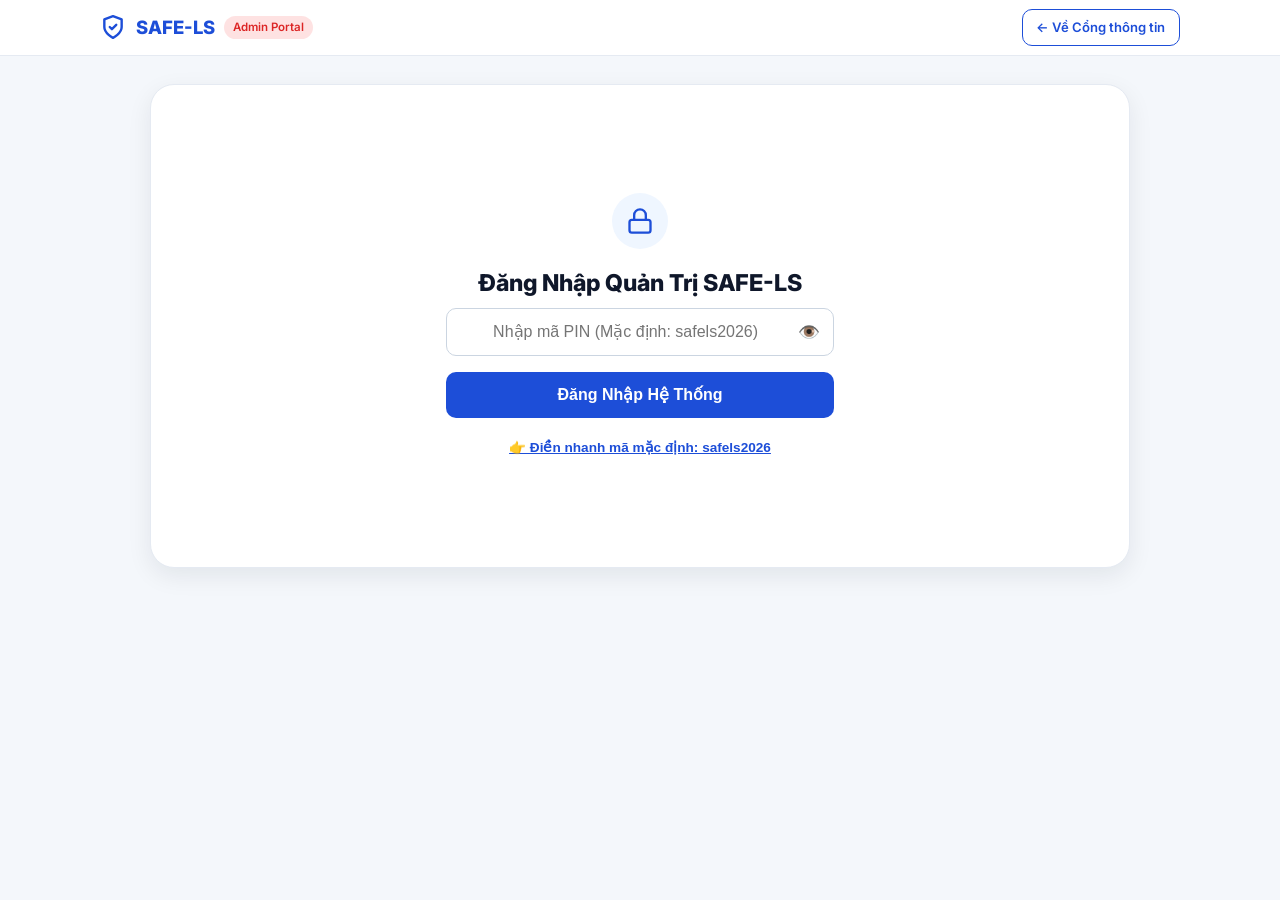
<file: admin.html>
<!DOCTYPE html>
<html lang="vi">
<head>
  <meta charset="UTF-8">
  <meta name="viewport" content="width=device-width, initial-scale=1.0">
  <title>SAFE-LS | Trang Quản Trị Admin & Đồng Bộ Google Sheets</title>
  <link rel="stylesheet" href="styles.css">
  <link rel="preconnect" href="https://fonts.googleapis.com">
  <link rel="preconnect" href="https://fonts.gstatic.com" crossorigin>
  <link href="https://fonts.googleapis.com/css2?family=Inter:wght@400;500;600;700;800&display=swap" rel="stylesheet">
  <style>
    .admin-nav {
      display: flex;
      gap: 0.5rem;
      border-bottom: 2px solid #e2e8f0;
      margin-bottom: 1.5rem;
      overflow-x: auto;
      white-space: nowrap;
    }
    .admin-tab-btn {
      padding: 0.75rem 1.25rem;
      font-weight: 700;
      font-size: 0.92rem;
      color: #64748b;
      background: none;
      border: none;
      border-bottom: 3px solid transparent;
      cursor: pointer;
      transition: all 0.2s ease;
    }
    .admin-tab-btn.active {
      color: #1d4ed8;
      border-bottom-color: #1d4ed8;
    }
    .kpi-grid {
      display: grid;
      grid-template-columns: repeat(4, 1fr);
      gap: 1rem;
      margin-bottom: 1.5rem;
    }
    .kpi-card {
      background: #ffffff;
      border: 1px solid #e2e8f0;
      border-radius: 14px;
      padding: 1.25rem;
      box-shadow: var(--shadow-sm);
    }
    .kpi-val {
      font-size: 1.85rem;
      font-weight: 800;
      color: #1d4ed8;
      margin-top: 0.35rem;
    }
    .code-block {
      background: #1e293b;
      color: #f8fafc;
      padding: 1rem;
      border-radius: 10px;
      font-family: monospace;
      font-size: 0.85rem;
      overflow-x: auto;
      margin: 0.75rem 0;
      line-height: 1.5;
    }
    @media (max-width: 768px) {
      .kpi-grid {
        grid-template-columns: repeat(2, 1fr);
      }
    }
    @media (max-width: 480px) {
      .kpi-grid {
        grid-template-columns: 1fr;
      }
    }

    /* Modal Quản trị câu hỏi */
    .admin-modal-overlay {
      position: fixed;
      top: 0; left: 0; right: 0; bottom: 0;
      background: rgba(15, 23, 42, 0.65);
      backdrop-filter: blur(4px);
      z-index: 9999;
      display: none;
      align-items: center;
      justify-content: center;
      padding: 1rem;
    }
    .admin-modal-overlay.open {
      display: flex;
    }
    .admin-modal-box {
      background: #ffffff;
      border-radius: 16px;
      width: 100%;
      max-width: 680px;
      max-height: 90vh;
      overflow-y: auto;
      box-shadow: 0 20px 25px -5px rgba(0, 0, 0, 0.1), 0 10px 10px -5px rgba(0, 0, 0, 0.04);
      padding: 1.5rem;
    }
    .modal-form-group {
      margin-bottom: 1rem;
    }
    .modal-form-group label {
      display: block;
      font-size: 0.88rem;
      font-weight: 700;
      color: #1e293b;
      margin-bottom: 0.35rem;
    }
    .modal-form-group input[type="text"],
    .modal-form-group select,
    .modal-form-group textarea {
      width: 100%;
      padding: 0.65rem 0.85rem;
      border: 1.5px solid #cbd5e1;
      border-radius: 8px;
      font-size: 0.92rem;
      font-family: inherit;
      box-sizing: border-box;
    }
    .modal-form-group textarea {
      resize: vertical;
    }
    .modal-opt-row {
      display: flex;
      align-items: center;
      gap: 0.6rem;
      margin-bottom: 0.6rem;
    }
    .modal-opt-row input[type="text"] {
      flex: 1;
    }
    .modal-opt-row input[type="radio"] {
      width: 18px;
      height: 18px;
      cursor: pointer;
    }
    .question-manage-card {
      background: #ffffff;
      border: 1px solid #e2e8f0;
      border-radius: 12px;
      padding: 1.15rem;
      margin-bottom: 1rem;
      transition: box-shadow 0.2s ease;
    }
    .question-manage-card:hover {
      box-shadow: var(--shadow-sm);
    }
    .opt-preview-item {
      padding: 0.5rem 0.75rem;
      border-radius: 6px;
      font-size: 0.88rem;
      margin-bottom: 0.35rem;
      border: 1px solid #f1f5f9;
      background: #f8fafc;
      color: #334155;
    }
    .opt-preview-item.is-correct {
      background: #f0fdf4;
      border-color: #86efac;
      color: #166534;
      font-weight: 700;
    }
  </style>
</head>
<body>

  <!-- Top Sticky Navigation -->
  <header class="top-navbar">
    <div class="navbar-inner">
      <a href="index.html" class="brand-logo">
        <svg viewBox="0 0 24 24" fill="none" stroke="currentColor" stroke-width="2.2" stroke-linecap="round" stroke-linejoin="round">
          <path d="M12 22s8-4 8-10V5l-8-3-8 3v7c0 6 8 10 8 10z"/>
          <path d="m9 12 2 2 4-4"/>
        </svg>
        <span>SAFE-LS</span>
        <span class="brand-badge" style="background: #fee2e2; color: #dc2626;">Admin Portal</span>
      </a>

      <div style="display: flex; gap: 0.5rem; align-items: center;">
        <a href="index.html" class="secondary-btn" style="padding: 0.45rem 0.85rem; font-size: 0.82rem; text-decoration: none;">
          ← Về Cổng thông tin
        </a>
        <button id="adminLogoutBtn" class="secondary-btn" style="padding: 0.45rem 0.85rem; font-size: 0.82rem; display: none;" onclick="logoutAdmin()">
          Đăng xuất
        </button>
      </div>
    </div>
  </header>

  <main class="main-container">
    <div class="portal-shell">

      <!-- ==================== PHẦN 1: MÀN HÌNH ĐĂNG NHẬP MÃ PIN ==================== -->
      <div id="adminLoginBox" style="max-width: 420px; margin: 3rem auto; text-align: center; padding: 2rem 1rem;">
        <div style="width: 56px; height: 56px; background: #eff6ff; color: #1d4ed8; border-radius: 50%; display: inline-flex; align-items: center; justify-content: center; margin-bottom: 1rem;">
          <svg width="28" height="28" viewBox="0 0 24 24" fill="none" stroke="currentColor" stroke-width="2">
            <rect width="18" height="11" x="3" y="11" rx="2" ry="2"/>
            <path d="M7 11V7a5 5 0 0 1 10 0v4"/>
          </svg>
        </div>
        <h2 style="font-size: 1.45rem; font-weight: 800; color: #0f172a; margin-bottom: 0.4rem;">Đăng Nhập Quản Trị SAFE-LS</h2>
        <form onsubmit="event.preventDefault(); checkPin();">
          <div style="position: relative; margin-bottom: 1rem;">
            <input type="password" id="pinInput" placeholder="Nhập mã PIN (Mặc định: safels2026)" autocomplete="current-password" style="width: 100%; padding: 0.85rem 2.8rem 0.85rem 1rem; border: 1.5px solid #cbd5e1; border-radius: 10px; font-size: 1rem; text-align: center;">
            <button type="button" onclick="togglePinVisibility()" style="position: absolute; right: 10px; top: 50%; transform: translateY(-50%); background: none; border: none; cursor: pointer; font-size: 1.1rem; padding: 4px;" title="Hiện/ẩn mã PIN">
              <span id="eyeIcon">👁️</span>
            </button>
          </div>
          <button type="submit" class="primary-btn" style="width: 100%; justify-content: center; padding: 0.85rem 1rem; font-size: 1rem;">
            Đăng Nhập Hệ Thống
          </button>
        </form>
        <div id="pinErrorMsg" style="color: #dc2626; font-size: 0.84rem; font-weight: 600; margin-top: 0.85rem; display: none;">
          ⚠️ Mã PIN chưa đúng (Mặc định: <code>safels2026</code>). Hãy kiểm tra lại phím CapsLock hoặc bộ gõ tiếng Việt.
        </div>
        <div style="margin-top: 1rem;">
          <button type="button" onclick="quickFillPin()" style="background: none; border: none; color: #1d4ed8; font-size: 0.85rem; font-weight: 600; cursor: pointer; text-decoration: underline;">
            👉 Điền nhanh mã mặc định: safels2026
          </button>
        </div>
      </div>

      <!-- ==================== PHẦN 2: BẢNG ĐIỀU KHIỂN CHÍNH (ADMIN DASHBOARD) ==================== -->
      <div id="adminDashboardBox" style="display: none;">

        <div style="display: flex; justify-content: space-between; align-items: center; margin-bottom: 1.25rem; flex-wrap: wrap; gap: 0.75rem;">
          <div>
            <h2 style="font-size: 1.4rem; font-weight: 800; color: #0f172a;">Bảng Quản Trị Nghiên Cứu SAFE-LS</h2>
            <p style="font-size: 0.88rem; color: #64748b;">Quản lý dữ liệu khảo sát thực nghiệm & cấu hình đồng bộ Google Sheets</p>
          </div>
          <div style="display: flex; gap: 0.5rem; flex-wrap: wrap;">
            <button class="secondary-btn" id="btnSyncGSheet" onclick="syncDataFromGSheet()" style="padding: 0.55rem 0.85rem; font-size: 0.84rem; font-weight: 700; color: #1d4ed8; border-color: #93c5fd; background: #eff6ff;">
              🔄 Đồng Bộ Từ Google Sheets
            </button>
            <button class="primary-btn" onclick="exportDataToCSV('all')" style="padding: 0.55rem 0.85rem; font-size: 0.84rem;">
              📥 Xuất Tất Cả (CSV)
            </button>
            <button class="secondary-btn" onclick="exportDataToCSV('teacher')" style="padding: 0.55rem 0.85rem; font-size: 0.84rem; background: #f0fdf4; border-color: #86efac; color: #166534; font-weight: 700;">
              🎓 Xuất Giáo Viên
            </button>
            <button class="secondary-btn" onclick="exportDataToCSV('student')" style="padding: 0.55rem 0.85rem; font-size: 0.84rem; background: #faf5ff; border-color: #d8b4fe; color: #6b21a8; font-weight: 700;">
              🎒 Xuất Học Sinh
            </button>
          </div>
        </div>

        <!-- Navigation Tabs -->
        <div class="admin-nav">
          <button class="admin-tab-btn active" data-tab="tab-stats">📊 Thống kê & Số liệu bài làm</button>
          <button class="admin-tab-btn" data-tab="tab-gsheet">🔗 Cấu hình Google Sheets</button>
          <button class="admin-tab-btn" data-tab="tab-questions">📚 Ngân hàng câu hỏi</button>
        </div>

        <!-- TAB 1: THỐNG KÊ & SỐ LIỆU -->
        <div id="tab-stats" class="admin-tab-content">
          <div class="kpi-grid">
            <div class="kpi-card">
              <span style="font-size: 0.84rem; color: #64748b; font-weight: 600;">Tổng lượt làm bài</span>
              <div class="kpi-val" id="kpiTotal">0</div>
            </div>
            <div class="kpi-card">
              <span style="font-size: 0.84rem; color: #64748b; font-weight: 600;">Lượt Giáo viên</span>
              <div class="kpi-val" id="kpiTeacher" style="color: #0d9488;">0</div>
            </div>
            <div class="kpi-card">
              <span style="font-size: 0.84rem; color: #64748b; font-weight: 600;">Lượt Học sinh</span>
              <div class="kpi-val" id="kpiStudent" style="color: #7c3aed;">0</div>
            </div>
            <div class="kpi-card">
              <span style="font-size: 0.84rem; color: #64748b; font-weight: 600;">Tỷ lệ Đạt (Mức 3 & 4)</span>
              <div class="kpi-val" id="kpiPassRate" style="color: #16a34a;">0%</div>
            </div>
          </div>

          <div class="content-box" style="background: #ffffff; padding: 1.25rem;">
            <div style="display: flex; justify-content: space-between; align-items: center; margin-bottom: 0.85rem; flex-wrap: wrap; gap: 0.5rem;">
              <div>
                <h3 style="font-size: 1.05rem; font-weight: 700; color: #1e293b; margin-bottom: 0.4rem;">Danh sách chi tiết kết quả làm bài mới nhất</h3>
                <div style="display: flex; gap: 0.4rem; flex-wrap: wrap;">
                  <button class="filter-btn active" id="tblFilterAll" onclick="filterTable('all')" style="padding: 0.35rem 0.75rem; font-size: 0.8rem;">Tất cả</button>
                  <button class="filter-btn" id="tblFilterTeacher" onclick="filterTable('Giáo viên')" style="padding: 0.35rem 0.75rem; font-size: 0.8rem;">🎓 Giáo viên</button>
                  <button class="filter-btn" id="tblFilterStudent" onclick="filterTable('Học sinh')" style="padding: 0.35rem 0.75rem; font-size: 0.8rem;">🎒 Học sinh</button>
                </div>
              </div>
              <div style="display: flex; gap: 0.5rem;">
                <button class="secondary-btn" style="padding: 0.4rem 0.75rem; font-size: 0.8rem;" onclick="addSampleData()">
                  ➕ Nạp số liệu mẫu
                </button>
                <button class="secondary-btn" style="padding: 0.4rem 0.75rem; font-size: 0.8rem; color: #dc2626; border-color: #fca5a5;" onclick="clearAllData()">
                  🗑️ Xóa danh sách
                </button>
              </div>
            </div>

            <div class="table-responsive">
              <table class="data-table">
                <thead>
                  <tr>
                    <th>Thời gian</th>
                    <th>Đối tượng</th>
                    <th>Họ tên</th>
                    <th>Trường / Lớp</th>
                    <th>Điểm số</th>
                    <th>Tỷ lệ</th>
                    <th>Xếp loại</th>
                  </tr>
                </thead>
                <tbody id="submissionsTableBody">
                  <tr>
                    <td colspan="7" style="text-align: center; color: #94a3b8; padding: 2rem;">Chưa có lượt làm bài nào được ghi nhận.</td>
                  </tr>
                </tbody>
              </table>
            </div>
          </div>
        </div>

        <!-- TAB 2: CẤU HÌNH GOOGLE SHEETS -->
        <div id="tab-gsheet" class="admin-tab-content" style="display: none;">
          <div class="content-box highlight-blue">
            <h3 class="box-title">Hướng dẫn kết nối tự động lưu vào Google Sheets (Chỉ mất 2 phút)</h3>
            <ol style="padding-left: 1.25rem; font-size: 0.9rem; color: #334155; line-height: 1.7;">
              <li>Mở một file <strong>Google Trang tính (Google Sheets)</strong> mới trên Google Drive của cô giáo.</li>
              <li>Trên thanh menu của Google Sheets, bấm: <strong>Tiện ích mở rộng (Extensions) $\rightarrow$ Apps Script</strong>.</li>
              <li>Xóa hết mã có sẵn trong Apps Script và dán đoạn mã ngắn gọn bên dưới vào:</li>
            </ol>

            <div class="code-block" id="appsScriptCode">
// =================================================================
// SAFE-LS - BỘ ĐỒNG BỘ 2 CHIỀU GOOGLE SHEETS & ADMIN DASHBOARD
// =================================================================

// 1. NHẬN BÀI LÀM VÀ TỰ ĐỘNG TÁCH 2 TRANG TÍNH (GIÁO VIÊN & HỌC SINH)
function doPost(e) {
  try {
    var ss = SpreadsheetApp.getActiveSpreadsheet();
    if (!e || !e.postData || !e.postData.contents) {
      return ContentService.createTextOutput(JSON.stringify({ result: "no_data" }))
        .setMimeType(ContentService.MimeType.JSON);
    }
    
    var data = JSON.parse(e.postData.contents);
    var targetSheetName = (data.role && data.role.indexOf("Giáo viên") !== -1) ? "Giáo viên" : "Học sinh";
    var sheet = ss.getSheetByName(targetSheetName);
    
    if (!sheet) {
      sheet = ss.insertSheet(targetSheetName);
    }
    
    if (sheet.getLastRow() === 0) {
      sheet.appendRow([
        "Thời gian", "Đối tượng", "Họ tên", "Trường/Lớp", 
        "Điểm số", "Phần trăm", "Xếp loại", 
        "1. Nhận diện DLCN", "2. Bảo vệ tài khoản", "3. Lừa đảo", 
        "4. Quyền riêng tư", "5. AI an toàn", "6. Xử lý sự cố"
      ]);
    }
    
    sheet.appendRow([
      data.timestamp || Utilities.formatDate(new Date(), "GMT+7", "dd/MM/yyyy HH:mm:ss"),
      data.role, 
      data.name, 
      data.organization,
      data.score, 
      (data.percentage !== undefined ? data.percentage + "%" : ""), 
      data.level,
      data.skill1, data.skill2, data.skill3,
      data.skill4, data.skill5, data.skill6
    ]);
    
    return ContentService.createTextOutput(JSON.stringify({ result: "success" }))
      .setMimeType(ContentService.MimeType.JSON);
  } catch (err) {
    return ContentService.createTextOutput(JSON.stringify({ result: "error", message: err.toString() }))
      .setMimeType(ContentService.MimeType.JSON);
  }
}

// 2. GỬI DỮ LIỆU TỪ TẤT CẢ TRANG TÍNH VỀ TRANG ADMIN (ĐỒNG BỘ 2 CHIỀU)
function doGet(e) {
  try {
    var ss = SpreadsheetApp.getActiveSpreadsheet();
    var allSheets = ss.getSheets();
    var results = [];
    
    allSheets.forEach(function(sheet) {
      var sheetName = sheet.getName();
      var lastRow = sheet.getLastRow();
      
      if (lastRow > 1) {
        var numRows = lastRow - 1;
        var numCols = Math.min(sheet.getLastColumn(), 13);
        if (numCols >= 3) {
          var values = sheet.getRange(2, 1, numRows, numCols).getValues();
          
          values.forEach(function(row) {
            var colName = row[2] ? String(row[2]).trim() : "";
            var colTime = row[0] ? String(row[0]).trim() : "";
            
            if ((colName || colTime) && colName !== "Họ tên") {
              var timeStr = "";
              if (row[0] instanceof Date) {
                timeStr = Utilities.formatDate(row[0], Session.getScriptTimeZone() || "GMT+7", "dd/MM/yyyy HH:mm:ss");
              } else {
                timeStr = String(row[0] || "");
              }
              
              var pctVal = row[5];
              if (typeof pctVal === "string") {
                pctVal = parseInt(pctVal.replace("%", "").trim()) || 0;
              } else if (typeof pctVal === "number") {
                pctVal = Math.round(pctVal > 1 ? pctVal : pctVal * 100);
              } else {
                pctVal = 0;
              }
              
              var roleStr = row[1] ? String(row[1]).trim() : "";
              if (!roleStr) {
                roleStr = sheetName.indexOf("Giáo viên") !== -1 ? "Giáo viên" : "Học sinh";
              }
              
              results.push({
                timestamp: timeStr,
                role: roleStr,
                name: colName || "Ẩn danh",
                organization: row[3] ? String(row[3]).trim() : "",
                score: row[4] ? String(row[4]).trim() : "",
                percentage: pctVal,
                level: row[6] ? String(row[6]).trim() : "",
                skill1: row[7] ? String(row[7]).trim() : "",
                skill2: row[8] ? String(row[8]).trim() : "",
                skill3: row[9] ? String(row[9]).trim() : "",
                skill4: row[10] ? String(row[10]).trim() : "",
                skill5: row[11] ? String(row[11]).trim() : "",
                skill6: row[12] ? String(row[12]).trim() : ""
              });
            }
          });
        }
      }
    });
    
    results.reverse();
    return ContentService.createTextOutput(JSON.stringify({
      status: "success",
      total: results.length,
      data: results
    })).setMimeType(ContentService.MimeType.JSON);
  } catch (err) {
    return ContentService.createTextOutput(JSON.stringify({
      status: "error",
      message: err.toString()
    })).setMimeType(ContentService.MimeType.JSON);
  }
}</div>

            <button class="secondary-btn" style="margin-bottom: 1rem; font-size: 0.84rem;" onclick="copyAppsScript()">
              📋 Sao chép mã Google Apps Script
            </button>

            <ol start="4" style="padding-left: 1.25rem; font-size: 0.9rem; color: #334155; line-height: 1.7;">
              <li>Bấm nút <strong>Triển khai (Deploy) $\rightarrow$ Tùy chọn triển khai mới (New deployment)</strong>.</li>
              <li>Chọn loại: <strong>Ứng dụng web (Web app)</strong> $\rightarrow$ Mục <em>Ai có quyền truy cập (Who has access)</em>: Chọn <strong>Bất kỳ ai (Anyone)</strong> $\rightarrow$ Bấm <strong>Triển khai</strong>.</li>
              <li>Copy đường link <strong>URL của ứng dụng web</strong> và dán vào ô bên dưới:</li>
            </ol>
          </div>

          <div class="content-box" style="background: #ffffff;">
            <h3 class="box-title">Dán URL Google Sheets Webhook của bạn</h3>
            <div style="display: flex; gap: 0.5rem; margin-bottom: 0.75rem; flex-wrap: wrap;">
              <input type="text" id="gsheetUrlInput" placeholder="Ví dụ: https://script.google.com/macros/s/AKfycb.../exec" style="flex: 1; min-width: 280px; padding: 0.75rem 1rem; border: 1.5px solid #cbd5e1; border-radius: 10px; font-size: 0.95rem;">
              <button class="primary-btn" onclick="saveGSheetUrl()">Lưu Cấu Hình</button>
              <button class="secondary-btn" onclick="testGSheetConnection()">🧪 Gửi Thử 1 Dòng Test</button>
            </div>
            <div id="gsheetStatusText" style="font-size: 0.85rem; color: #64748b;">Chưa cấu hình URL Google Sheets.</div>
          </div>
        </div>

        <!-- TAB 3: NGÂN HÀNG CÂU HỎI -->
        <div id="tab-questions" class="admin-tab-content" style="display: none;">
          <div class="content-box highlight-green">
            <h3 class="box-title">Ngân hàng câu hỏi chuẩn mô hình SAFE-LS (Hỗ trợ Thêm / Sửa / Xóa)</h3>
            <p style="font-size: 0.88rem; color: #475569;">
              Hệ thống cho phép Quản trị viên tùy biến câu hỏi, bổ sung câu hỏi mới, chỉnh sửa đáp án hoặc xóa câu hỏi. Dữ liệu sẽ tự động đồng bộ ngay lập tức sang bài làm của người học tại Cổng thông tin SAFE-LS.
            </p>
          </div>

          <!-- Thanh công cụ quản lý câu hỏi -->
          <div style="display: flex; justify-content: space-between; align-items: center; margin-bottom: 1rem; flex-wrap: wrap; gap: 0.75rem;">
            <div style="display: flex; gap: 0.5rem; flex-wrap: wrap; align-items: center;">
              <span style="font-weight: 700; color: #1e293b; font-size: 0.95rem;">Đối tượng:</span>
              <button class="secondary-btn active" id="viewGvQuestionsBtn" onclick="switchQuestionView('gv')">
                🎓 Giáo viên (<span id="gvCountBadge">18</span>)
              </button>
              <button class="secondary-btn" id="viewHsQuestionsBtn" onclick="switchQuestionView('hs')">
                🎒 Học sinh (<span id="hsCountBadge">18</span>)
              </button>
            </div>

            <div style="display: flex; gap: 0.5rem; flex-wrap: wrap;">
              <button class="primary-btn" onclick="openAddQuestionModal()" style="padding: 0.5rem 0.9rem; font-size: 0.85rem;">
                ➕ Thêm câu hỏi mới
              </button>
              <button class="secondary-btn" onclick="resetQuestionsToDefault()" style="padding: 0.5rem 0.85rem; font-size: 0.85rem; color: #b45309;" title="Khôi phục lại 18 câu hỏi mặc định ban đầu">
                🔄 Khôi phục mặc định
              </button>
              <button class="secondary-btn" onclick="exportQuestionsJSON()" style="padding: 0.5rem 0.85rem; font-size: 0.85rem;" title="Xuất file JSON sao lưu">
                📥 Xuất JSON
              </button>
              <button class="secondary-btn" onclick="document.getElementById('importJsonInput').click()" style="padding: 0.5rem 0.85rem; font-size: 0.85rem;" title="Nhập file JSON từ máy tính">
                📤 Nhập JSON
              </button>
              <input type="file" id="importJsonInput" accept=".json" style="display: none;" onchange="importQuestionsJSON(event)">
            </div>
          </div>

          <div id="questionsListContainer"></div>
        </div>

      </div>

    </div>
  </main>

  <!-- Modal Thêm / Chỉnh Sửa Câu Hỏi -->
  <div id="questionModal" class="admin-modal-overlay">
    <div class="admin-modal-box">
      <div style="display: flex; justify-content: space-between; align-items: center; margin-bottom: 1.25rem; border-bottom: 1px solid #e2e8f0; padding-bottom: 0.75rem;">
        <h3 id="modalTitle" style="font-size: 1.25rem; font-weight: 800; color: #0f172a; margin: 0;">➕ Thêm Câu Hỏi Mới</h3>
        <button type="button" onclick="closeQuestionModal()" style="background: none; border: none; font-size: 1.35rem; color: #64748b; cursor: pointer; padding: 0.25rem 0.5rem;">✕</button>
      </div>

      <form id="questionForm" onsubmit="event.preventDefault(); saveQuestionModal();">
        <input type="hidden" id="modalQuestionId" value="">

        <div style="display: grid; grid-template-columns: 1fr 1fr; gap: 1rem;">
          <div class="modal-form-group">
            <label for="modalQuestionRole">Đối tượng áp dụng (*):</label>
            <select id="modalQuestionRole">
              <option value="gv">🎓 Giáo viên</option>
              <option value="hs">🎒 Học sinh</option>
            </select>
          </div>

          <div class="modal-form-group">
            <label for="modalQuestionSkill">Nhóm kỹ năng (*):</label>
            <select id="modalQuestionSkill">
              <option value="Nhận diện dữ liệu cá nhân">1. Nhận diện dữ liệu cá nhân</option>
              <option value="Bảo vệ tài khoản và mật khẩu">2. Bảo vệ tài khoản và mật khẩu</option>
              <option value="Nhận diện nguy cơ và lừa đảo">3. Nhận diện nguy cơ và lừa đảo</option>
              <option value="Quản lý quyền riêng tư">4. Quản lý quyền riêng tư</option>
              <option value="Sử dụng AI an toàn">5. Sử dụng AI an toàn</option>
              <option value="Xử lý sự cố">6. Xử lý sự cố</option>
            </select>
          </div>
        </div>

        <div class="modal-form-group">
          <label for="modalQuestionText">Nội dung câu hỏi (*):</label>
          <textarea id="modalQuestionText" rows="3" placeholder="Nhập đề bài câu hỏi trắc nghiệm..." required></textarea>
        </div>

        <div class="modal-form-group">
          <label style="margin-bottom: 0.5rem;">4 Phương án lựa chọn & Chọn đáp án đúng (*):</label>
          
          <div class="modal-opt-row">
            <input type="radio" name="modalCorrectOpt" value="0" id="radioOpt0" checked title="Chọn làm đáp án đúng">
            <input type="text" id="modalOpt0" placeholder="Phương án A..." required>
          </div>

          <div class="modal-opt-row">
            <input type="radio" name="modalCorrectOpt" value="1" id="radioOpt1" title="Chọn làm đáp án đúng">
            <input type="text" id="modalOpt1" placeholder="Phương án B..." required>
          </div>

          <div class="modal-opt-row">
            <input type="radio" name="modalCorrectOpt" value="2" id="radioOpt2" title="Chọn làm đáp án đúng">
            <input type="text" id="modalOpt2" placeholder="Phương án C..." required>
          </div>

          <div class="modal-opt-row">
            <input type="radio" name="modalCorrectOpt" value="3" id="radioOpt3" title="Chọn làm đáp án đúng">
            <input type="text" id="modalOpt3" placeholder="Phương án D..." required>
          </div>
          <span style="font-size: 0.8rem; color: #64748b;">(Tích chọn nút tròn trước phương án để đặt làm đáp án đúng)</span>
        </div>

        <div class="modal-form-group">
          <label for="modalQuestionExplanation">Giải thích / Căn cứ pháp lý (Luật 91/2025/QH15...):</label>
          <textarea id="modalQuestionExplanation" rows="2" placeholder="Giải thích vì sao phương án này là đúng..."></textarea>
        </div>

        <div style="display: flex; justify-content: flex-end; gap: 0.75rem; margin-top: 1.25rem; border-top: 1px solid #e2e8f0; padding-top: 1rem;">
          <button type="button" class="secondary-btn" onclick="closeQuestionModal()">Hủy bỏ</button>
          <button type="submit" class="primary-btn">💾 Lưu Câu Hỏi</button>
        </div>
      </form>
    </div>
  </div>

  <script src="app.js"></script>
  <script>
    // Logic quản trị Admin
    const CORRECT_PIN = 'safels2026';

    function checkPin() {
      const pinRaw = (document.getElementById('pinInput')?.value || '').trim();
      const err = document.getElementById('pinErrorMsg');

      // Tự động chuẩn hóa nếu bộ gõ tiếng Việt Unikey Telex biến 'af' thành 'à'
      const pinNorm = pinRaw.toLowerCase()
        .replace(/à/g, 'af')
        .replace(/è/g, 'ef')
        .replace(/sàels/g, 'safels');

      const isValid = (
        pinRaw.toLowerCase() === CORRECT_PIN ||
        pinNorm === CORRECT_PIN ||
        (pinRaw && pinRaw === localStorage.getItem('safels_custom_pin'))
      );

      if (isValid) {
        sessionStorage.setItem('safels_admin_logged_in', 'true');
        const loginBox = document.getElementById('adminLoginBox');
        const dashBox = document.getElementById('adminDashboardBox');
        const logoutBtn = document.getElementById('adminLogoutBtn');
        if (loginBox) loginBox.style.display = 'none';
        if (dashBox) dashBox.style.display = 'block';
        if (logoutBtn) logoutBtn.style.display = 'inline-flex';
        if (err) err.style.display = 'none';

        try { loadAdminStats(); } catch (e) { console.warn('Stats err:', e); }
        try { loadGSheetConfig(); } catch (e) { console.warn('GSheet config err:', e); }
        try { syncDataFromGSheet(true); } catch (e) { console.warn('Sync err:', e); }
        try { switchQuestionView('gv'); } catch (e) { console.warn('Questions view err:', e); }
      } else {
        if (err) err.style.display = 'block';
      }
    }

    function togglePinVisibility() {
      const input = document.getElementById('pinInput');
      const icon = document.getElementById('eyeIcon');
      if (!input || !icon) return;
      if (input.type === 'password') {
        input.type = 'text';
        icon.textContent = '🙈';
      } else {
        input.type = 'password';
        icon.textContent = '👁️';
      }
    }

    function quickFillPin() {
      const input = document.getElementById('pinInput');
      if (input) {
        input.value = 'safels2026';
        input.type = 'text';
      }
      const icon = document.getElementById('eyeIcon');
      if (icon) icon.textContent = '🙈';
      checkPin();
    }

    function logoutAdmin() {
      sessionStorage.removeItem('safels_admin_logged_in');
      const loginBox = document.getElementById('adminLoginBox');
      const dashBox = document.getElementById('adminDashboardBox');
      const logoutBtn = document.getElementById('adminLogoutBtn');
      if (loginBox) loginBox.style.display = 'block';
      if (dashBox) dashBox.style.display = 'none';
      if (logoutBtn) logoutBtn.style.display = 'none';
      const input = document.getElementById('pinInput');
      if (input) input.value = '';
    }

    // Tự động duy trì đăng nhập nếu đang trong phiên làm việc
    document.addEventListener('DOMContentLoaded', () => {
      if (sessionStorage.getItem('safels_admin_logged_in') === 'true') {
        const loginBox = document.getElementById('adminLoginBox');
        const dashBox = document.getElementById('adminDashboardBox');
        const logoutBtn = document.getElementById('adminLogoutBtn');
        if (loginBox) loginBox.style.display = 'none';
        if (dashBox) dashBox.style.display = 'block';
        if (logoutBtn) logoutBtn.style.display = 'inline-flex';
        try { loadAdminStats(); } catch(e) {}
        try { loadGSheetConfig(); } catch(e) {}
        try { syncDataFromGSheet(true); } catch(e) {}
        try { switchQuestionView('gv'); } catch(e) {}
      }
    });

    // Tabs Switching
    document.querySelectorAll('.admin-tab-btn').forEach(btn => {
      btn.addEventListener('click', (e) => {
        document.querySelectorAll('.admin-tab-btn').forEach(b => b.classList.remove('active'));
        document.querySelectorAll('.admin-tab-content').forEach(c => c.style.display = 'none');
        
        e.currentTarget.classList.add('active');
        const tabId = e.currentTarget.dataset.tab;
        document.getElementById(tabId).style.display = 'block';
      });
    });

    let currentTableFilter = 'all';

    function filterTable(role) {
      currentTableFilter = role;
      document.getElementById('tblFilterAll').classList.toggle('active', role === 'all');
      document.getElementById('tblFilterTeacher').classList.toggle('active', role === 'Giáo viên');
      document.getElementById('tblFilterStudent').classList.toggle('active', role === 'Học sinh');
      renderSubmissionsTable();
    }

    // Load thống kê từ LocalStorage
    function loadAdminStats() {
      const submissions = JSON.parse(localStorage.getItem('safels_submissions') || '[]');
      document.getElementById('kpiTotal').textContent = submissions.length;

      let gvCount = 0;
      let hsCount = 0;
      let passCount = 0;

      submissions.forEach(s => {
        if (s.role === 'Giáo viên') gvCount++;
        else hsCount++;
        if (s.percentage >= 70) passCount++;
      });

      document.getElementById('kpiTeacher').textContent = gvCount;
      document.getElementById('kpiStudent').textContent = hsCount;
      const passRate = submissions.length > 0 ? Math.round((passCount / submissions.length) * 100) : 0;
      document.getElementById('kpiPassRate').textContent = passRate + '%';

      renderSubmissionsTable();
    }

    function renderSubmissionsTable() {
      const submissions = JSON.parse(localStorage.getItem('safels_submissions') || '[]');
      const filtered = submissions.filter(s => {
        if (currentTableFilter === 'all') return true;
        return s.role === currentTableFilter;
      });

      const tbody = document.getElementById('submissionsTableBody');
      if (filtered.length === 0) {
        tbody.innerHTML = `<tr><td colspan="7" style="text-align: center; color: #94a3b8; padding: 2rem;">Chưa có lượt làm bài nào phù hợp với bộ lọc này.</td></tr>`;
        return;
      }

      tbody.innerHTML = filtered.map(s => `
        <tr>
          <td><span style="font-size: 0.8rem; color: #64748b;">${s.timestamp}</span></td>
          <td><span class="badge-tag">${s.role}</span></td>
          <td><strong>${s.name}</strong></td>
          <td>${s.organization}</td>
          <td><strong>${s.score}</strong></td>
          <td><span style="color: ${s.percentage >= 70 ? '#16a34a' : '#dc2626'}; font-weight: 700;">${s.percentage}%</span></td>
          <td><span style="font-size: 0.82rem; font-weight: 600;">${s.level}</span></td>
        </tr>
      `).join('');
    }

    // Xuất dữ liệu CSV (Tương thích Excel với UTF-8 BOM, hỗ trợ lọc theo đối tượng)
    function exportDataToCSV(roleFilter = 'all') {
      const submissions = JSON.parse(localStorage.getItem('safels_submissions') || '[]');
      const filtered = submissions.filter(s => {
        if (roleFilter === 'all') return true;
        if (roleFilter === 'teacher') return s.role === 'Giáo viên';
        if (roleFilter === 'student') return s.role === 'Học sinh';
        return true;
      });

      if (filtered.length === 0) {
        alert('Không có dữ liệu phù hợp để xuất file Excel!');
        return;
      }

      let csv = '\uFEFF'; // UTF-8 BOM for Excel
      csv += 'Thời gian,Đối tượng,Họ tên,Trường/Lớp,Điểm số,Phần trăm,Xếp loại,1. Nhận diện DLCN,2. Bảo vệ tài khoản,3. Lừa đảo,4. Quyền riêng tư,5. AI an toàn,6. Xử lý sự cố\n';

      filtered.forEach(s => {
        csv += `"${s.timestamp}","${s.role}","${s.name}","${s.organization}","${s.score}","${s.percentage}%","${s.level}","${s.skill1}","${s.skill2}","${s.skill3}","${s.skill4}","${s.skill5}","${s.skill6}"\n`;
      });

      const blob = new Blob([csv], { type: 'text/csv;charset=utf-8;' });
      const url = URL.createObjectURL(blob);
      const link = document.createElement('a');
      link.setAttribute('href', url);
      const suffix = roleFilter === 'teacher' ? 'Giao_Vien' : (roleFilter === 'student' ? 'Hoc_Sinh' : 'Tat_Ca');
      link.setAttribute('download', `SAFE_LS_Du_Lieu_${suffix}_${new Date().toISOString().slice(0, 10)}.csv`);
      document.body.appendChild(link);
      link.click();
      document.body.removeChild(link);
    }

    // Nạp dữ liệu mẫu để cô giáo kiểm tra xuất file
    function addSampleData() {
      const sample = [
        {
          timestamp: new Date().toLocaleString('vi-VN'),
          role: 'Giáo viên',
          name: 'Cô Nguyễn Thị Hoa',
          organization: 'THPT Chuyên Chu Văn An, TP. Lạng Sơn',
          score: '17/18',
          percentage: 94,
          level: 'Mức 4 – Thành thạo',
          skill1: '3/3', skill2: '3/3', skill3: '3/3', skill4: '3/3', skill5: '3/3', skill6: '2/3'
        },
        {
          timestamp: new Date().toLocaleString('vi-VN'),
          role: 'Học sinh',
          name: 'Hoàng Văn Nam',
          organization: 'Lớp 11A2 - THPT Việt Bắc',
          score: '14/18',
          percentage: 78,
          level: 'Mức 3 – Đạt',
          skill1: '3/3', skill2: '2/3', skill3: '2/3', skill4: '3/3', skill5: '2/3', skill6: '2/3'
        },
        {
          timestamp: new Date().toLocaleString('vi-VN'),
          role: 'Học sinh',
          name: 'Lương Thu Trang',
          organization: 'Lớp 8C - THCS Chi Lăng',
          score: '11/18',
          percentage: 61,
          level: 'Mức 2 – Đạt một phần',
          skill1: '2/3', skill2: '2/3', skill3: '1/3', skill4: '2/3', skill5: '2/3', skill6: '2/3'
        }
      ];

      const current = JSON.parse(localStorage.getItem('safels_submissions') || '[]');
      localStorage.setItem('safels_submissions', JSON.stringify([...sample, ...current]));
      loadAdminStats();
      alert('Đã nạp 3 bản ghi dữ liệu khảo sát mẫu thành công!');
    }

    function clearAllData() {
      if (confirm('Bạn có chắc chắn muốn xóa toàn bộ lịch sử bài làm trên máy này không?')) {
        localStorage.removeItem('safels_submissions');
        loadAdminStats();
      }
    }

    function getWebhookUrl() {
      return localStorage.getItem('safels_gsheet_url') || window.DEFAULT_GSHEET_WEBHOOK_URL || 'https://script.google.com/macros/s/AKfycbyhTm79tQOIUDtQ6WOy_J0ssF0YBACRXWg_jqboq0tRnHUhT1Gxl_rJJoW7YTKM2G-8RQ/exec';
    }

    // Google Sheets Config
    function loadGSheetConfig() {
      const url = getWebhookUrl();
      const input = document.getElementById('gsheetUrlInput');
      if (input) input.value = url;
      const statusEl = document.getElementById('gsheetStatusText');
      if (statusEl && url) {
        statusEl.innerHTML = `✅ Đã kết nối với Webhook: <code style="word-break: break-all;">${url}</code>`;
        statusEl.style.color = '#15803d';
      }
    }

    function saveGSheetUrl() {
      const input = document.getElementById('gsheetUrlInput');
      const url = (input ? input.value : '').trim();
      localStorage.setItem('safels_gsheet_url', url || getWebhookUrl());
      loadGSheetConfig();
      syncDataFromGSheet(false);
    }

    async function syncDataFromGSheet(silent = false) {
      const url = getWebhookUrl();
      if (!url) {
        if (!silent) alert('Bạn chưa cấu hình URL Google Sheets! Vui lòng vào tab "Cấu hình Google Sheets" để lưu URL Webhook.');
        return;
      }

      const syncBtn = document.getElementById('btnSyncGSheet');
      if (syncBtn) {
        syncBtn.disabled = true;
        syncBtn.innerHTML = '⏳ Đang đồng bộ...';
      }

      try {
        const fetchUrl = url + (url.includes('?') ? '&' : '?') + 'nocache=' + Date.now();
        const response = await fetch(fetchUrl);
        const result = await response.json();
        
        if (result && result.status === 'success' && Array.isArray(result.data)) {
          // Ghi đè toàn bộ dữ liệu mới nhất từ Google Sheets vào LocalStorage
          localStorage.setItem('safels_submissions', JSON.stringify(result.data));
          loadAdminStats();
          if (!silent) {
            alert(`✅ Đã đồng bộ thành công! Hiện có ${result.data.length} lượt bài làm thực tế từ Google Sheets.`);
          }
        } else {
          if (!silent) alert('Không thể đọc dữ liệu từ Google Sheets. Hãy đảm bảo bạn đã triển khai phiên bản mới của Apps Script có hàm doGet.');
        }
      } catch (err) {
        console.error('Lỗi đồng bộ Google Sheets:', err);
        if (!silent) {
          alert('Không thể kết nối đến Google Sheets! Hãy kiểm tra lại URL Webhook hoặc chọn "Phiên bản mới" (New version) khi Triển khai trong Apps Script.');
        }
      } finally {
        if (syncBtn) {
          syncBtn.disabled = false;
          syncBtn.innerHTML = '🔄 Đồng Bộ Từ Google Sheets';
        }
      }
    }

    async function testGSheetConnection() {
      const url = (document.getElementById('gsheetUrlInput')?.value || '').trim() || getWebhookUrl();
      if (!url) {
        alert('Vui lòng nhập URL Google Sheets trước!');
        return;
      }

      const testPayload = {
        timestamp: new Date().toLocaleString('vi-VN'),
        role: 'Kiểm tra hệ thống',
        name: 'Quản trị viên SAFE-LS',
        organization: 'Lạng Sơn',
        score: '18/18',
        percentage: 100,
        level: 'Mức 4 – Thành thạo',
        skill1: '3/3', skill2: '3/3', skill3: '3/3', skill4: '3/3', skill5: '3/3', skill6: '3/3'
      };

      try {
        await fetch(url, {
          method: 'POST',
          mode: 'no-cors',
          headers: { 'Content-Type': 'application/json' },
          body: JSON.stringify(testPayload)
        });
        alert('Đã gửi 1 dòng dữ liệu thử nghiệm sang Google Sheets! Đang tự động đồng bộ lại bảng dữ liệu...');
        setTimeout(() => syncDataFromGSheet(true), 2000);
      } catch (err) {
        alert('Lỗi kết nối: ' + err.message);
      }
    }

    function copyAppsScript() {
      const code = document.getElementById('appsScriptCode')?.innerText || '';
      navigator.clipboard.writeText(code);
      alert('Đã sao chép mã Google Apps Script! Hãy dán vào Google Sheets của bạn.');
    }

    let currentQuestionType = 'gv'; // 'gv' hoặc 'hs'

    // Lấy danh sách câu hỏi đang lưu (ưu tiên LocalStorage tùy chỉnh)
    function getAdminQuestions(type) {
      if (typeof window.getActiveQuestions === 'function') {
        return window.getActiveQuestions(type);
      }
      const isTeacher = (type === 'gv' || type === 'teacher');
      const key = isTeacher ? 'safels_custom_teacher_questions' : 'safels_custom_student_questions';
      try {
        const raw = localStorage.getItem(key);
        if (raw) {
          const parsed = JSON.parse(raw);
          if (Array.isArray(parsed) && parsed.length > 0) return parsed;
        }
      } catch (e) {}
      return isTeacher 
        ? (window.DEFAULT_TEACHER_QUESTIONS || window.teacherQuizQuestions || [])
        : (window.DEFAULT_STUDENT_QUESTIONS || window.studentQuizQuestions || []);
    }

    // Lưu danh sách câu hỏi vào LocalStorage
    function saveAdminQuestions(type, list) {
      const isTeacher = (type === 'gv' || type === 'teacher');
      const key = isTeacher ? 'safels_custom_teacher_questions' : 'safels_custom_student_questions';
      localStorage.setItem(key, JSON.stringify(list));
    }

    // Cập nhật số đếm badge câu hỏi
    function updateQuestionsCountBadges() {
      const gvList = getAdminQuestions('gv');
      const hsList = getAdminQuestions('hs');
      const gvBadge = document.getElementById('gvCountBadge');
      const hsBadge = document.getElementById('hsCountBadge');
      if (gvBadge) gvBadge.textContent = gvList.length;
      if (hsBadge) hsBadge.textContent = hsList.length;
    }

    // Hiển thị danh sách câu hỏi
    function switchQuestionView(type) {
      currentQuestionType = type;
      const gvBtn = document.getElementById('viewGvQuestionsBtn');
      const hsBtn = document.getElementById('viewHsQuestionsBtn');
      const container = document.getElementById('questionsListContainer');
      if (!container) return;

      updateQuestionsCountBadges();

      if (gvBtn && hsBtn) {
        if (type === 'gv') {
          gvBtn.classList.add('active');
          hsBtn.classList.remove('active');
        } else {
          hsBtn.classList.add('active');
          gvBtn.classList.remove('active');
        }
      }

      const list = getAdminQuestions(type);

      if (!list || list.length === 0) {
        container.innerHTML = `
          <div style="text-align: center; padding: 2.5rem; background: #ffffff; border-radius: 12px; border: 1px dashed #cbd5e1; color: #64748b;">
            <p style="font-weight: 700; font-size: 1.05rem; margin-bottom: 0.5rem;">Chưa có câu hỏi nào trong danh mục này.</p>
            <button class="primary-btn" onclick="openAddQuestionModal()" style="margin-top: 0.5rem;">➕ Thêm câu hỏi đầu tiên</button>
          </div>
        `;
        return;
      }

      const optLetters = ['A', 'B', 'C', 'D'];

      container.innerHTML = list.map((q, idx) => {
        return `
          <div class="question-manage-card" id="qcard-${q.id || idx}">
            <div style="display: flex; justify-content: space-between; align-items: flex-start; margin-bottom: 0.65rem; gap: 0.75rem; flex-wrap: wrap;">
              <div style="display: flex; gap: 0.5rem; align-items: center; flex-wrap: wrap;">
                <span class="badge-tag">${q.skill || 'Kỹ năng chung'}</span>
                <span style="font-size: 0.85rem; font-weight: 700; color: #475569;">Câu ${idx + 1} / ${list.length}</span>
                <span style="font-size: 0.78rem; color: #94a3b8; font-family: monospace;">(ID: ${q.id || ('q_' + (idx + 1))})</span>
              </div>
              <div style="display: flex; gap: 0.4rem;">
                <button class="secondary-btn" style="padding: 0.35rem 0.65rem; font-size: 0.8rem;" onclick="openEditQuestionModal('${type}', '${q.id || idx}')">
                  ✏️ Sửa
                </button>
                <button class="secondary-btn" style="padding: 0.35rem 0.65rem; font-size: 0.8rem; color: #dc2626; border-color: #fecaca;" onclick="deleteQuestion('${type}', '${q.id || idx}')">
                  🗑️ Xóa
                </button>
              </div>
            </div>

            <div style="font-size: 1rem; font-weight: 700; color: #0f172a; margin-bottom: 0.85rem; line-height: 1.5;">
              ${q.q || ''}
            </div>

            <div style="margin-bottom: 0.75rem;">
              ${(q.options || []).map((opt, optIdx) => {
                const isCorrect = optIdx === q.correct;
                return `
                  <div class="opt-preview-item ${isCorrect ? 'is-correct' : ''}">
                    <span style="display: inline-block; width: 22px; font-weight: 700;">${optLetters[optIdx] || optIdx + 1}.</span>
                    <span>${opt}</span>
                    ${isCorrect ? '<span style="margin-left: 0.5rem; font-size: 0.8rem; color: #166534; font-weight: 800;">✓ [Đáp án đúng]</span>' : ''}
                  </div>
                `;
              }).join('')}
            </div>

            ${q.explanation ? `
              <div style="font-size: 0.85rem; color: #1e40af; background: #eff6ff; padding: 0.6rem 0.85rem; border-radius: 8px; border-left: 3px solid #3b82f6;">
                <strong>💡 Căn cứ / Giải thích:</strong> ${q.explanation}
              </div>
            ` : ''}
          </div>
        `;
      }).join('');
    }

    // Mở Modal Thêm mới
    function openAddQuestionModal() {
      document.getElementById('modalTitle').textContent = '➕ Thêm Câu Hỏi Mới';
      document.getElementById('modalQuestionId').value = '';
      document.getElementById('modalQuestionRole').value = currentQuestionType;
      document.getElementById('modalQuestionSkill').value = 'Nhận diện dữ liệu cá nhân';
      document.getElementById('modalQuestionText').value = '';
      document.getElementById('modalOpt0').value = '';
      document.getElementById('modalOpt1').value = '';
      document.getElementById('modalOpt2').value = '';
      document.getElementById('modalOpt3').value = '';
      document.getElementById('radioOpt0').checked = true;
      document.getElementById('modalQuestionExplanation').value = '';

      document.getElementById('questionModal').classList.add('open');
    }

    // Mở Modal Chỉnh sửa
    function openEditQuestionModal(type, questionId) {
      const list = getAdminQuestions(type);
      const q = list.find((item, idx) => (item.id === questionId || String(idx) === String(questionId)));
      if (!q) {
        alert('Không tìm thấy thông tin câu hỏi!');
        return;
      }

      document.getElementById('modalTitle').textContent = '✏️ Chỉnh Sửa Câu Hỏi';
      document.getElementById('modalQuestionId').value = q.id || questionId;
      document.getElementById('modalQuestionRole').value = type;
      
      const skillSelect = document.getElementById('modalQuestionSkill');
      skillSelect.value = q.skill || 'Nhận diện dữ liệu cá nhân';
      
      document.getElementById('modalQuestionText').value = q.q || '';
      document.getElementById('modalOpt0').value = q.options && q.options[0] ? q.options[0] : '';
      document.getElementById('modalOpt1').value = q.options && q.options[1] ? q.options[1] : '';
      document.getElementById('modalOpt2').value = q.options && q.options[2] ? q.options[2] : '';
      document.getElementById('modalOpt3').value = q.options && q.options[3] ? q.options[3] : '';

      const correctIdx = typeof q.correct === 'number' ? q.correct : 0;
      const radio = document.querySelector(`input[name="modalCorrectOpt"][value="${correctIdx}"]`);
      if (radio) radio.checked = true;

      document.getElementById('modalQuestionExplanation').value = q.explanation || '';
      document.getElementById('questionModal').classList.add('open');
    }

    function closeQuestionModal() {
      document.getElementById('questionModal').classList.remove('open');
    }

    // Lưu câu hỏi từ Modal Form
    function saveQuestionModal() {
      const qId = document.getElementById('modalQuestionId').value;
      const role = document.getElementById('modalQuestionRole').value;
      const skill = document.getElementById('modalQuestionSkill').value;
      const qText = document.getElementById('modalQuestionText').value.trim();
      
      const opt0 = document.getElementById('modalOpt0').value.trim();
      const opt1 = document.getElementById('modalOpt1').value.trim();
      const opt2 = document.getElementById('modalOpt2').value.trim();
      const opt3 = document.getElementById('modalOpt3').value.trim();
      
      const correctRadio = document.querySelector('input[name="modalCorrectOpt"]:checked');
      const correctIdx = correctRadio ? parseInt(correctRadio.value, 10) : 0;
      const explanation = document.getElementById('modalQuestionExplanation').value.trim();

      if (!qText) {
        alert('Vui lòng nhập nội dung câu hỏi!');
        return;
      }
      if (!opt0 || !opt1 || !opt2 || !opt3) {
        alert('Vui lòng nhập đầy đủ cả 4 phương án lựa chọn A, B, C, D!');
        return;
      }

      const list = [...getAdminQuestions(role)];

      if (qId) {
        // Cập nhật câu hỏi hiện có
        const existingIdx = list.findIndex((item, idx) => (item.id === qId || String(idx) === String(qId)));
        if (existingIdx !== -1) {
          list[existingIdx] = {
            ...list[existingIdx],
            skill,
            q: qText,
            options: [opt0, opt1, opt2, opt3],
            correct: correctIdx,
            explanation
          };
        } else {
          list.push({
            id: qId,
            skill,
            q: qText,
            options: [opt0, opt1, opt2, opt3],
            correct: correctIdx,
            explanation
          });
        }
      } else {
        // Thêm câu hỏi mới
        const newId = `${role}_${Date.now()}`;
        list.push({
          id: newId,
          skill,
          q: qText,
          options: [opt0, opt1, opt2, opt3],
          correct: correctIdx,
          explanation
        });
      }

      saveAdminQuestions(role, list);
      closeQuestionModal();
      currentQuestionType = role;
      switchQuestionView(role);
      alert('✅ Đã lưu câu hỏi thành công! Bài làm tại Cổng thông tin SAFE-LS đã được cập nhật.');
    }

    // Xóa câu hỏi
    function deleteQuestion(type, questionId) {
      if (!confirm('Bạn có chắc chắn muốn xóa câu hỏi này khỏi ngân hàng câu hỏi không? Thao tác này không thể hoàn tác trừ khi bạn bấm Khôi phục mặc định.')) {
        return;
      }

      const list = getAdminQuestions(type);
      const filtered = list.filter((item, idx) => (item.id !== questionId && String(idx) !== String(questionId)));

      if (filtered.length === 0) {
        alert('Không thể xóa hết toàn bộ câu hỏi. Ngân hàng cần ít nhất 1 câu hỏi.');
        return;
      }

      saveAdminQuestions(type, filtered);
      switchQuestionView(type);
      alert('🗑️ Đã xóa câu hỏi thành công!');
    }

    // Khôi phục bộ 18 câu mặc định ban đầu
    function resetQuestionsToDefault() {
      const typeLabel = currentQuestionType === 'gv' ? 'Giáo viên' : 'Học sinh';
      if (!confirm(`Bạn có chắc chắn muốn khôi phục lại 18 câu hỏi mặc định gốc cho đối tượng [${typeLabel}] không? Mọi chỉnh sửa của đối tượng này sẽ được đặt lại theo chuẩn đề án SAFE-LS ban đầu.`)) {
        return;
      }

      const key = currentQuestionType === 'gv' ? 'safels_custom_teacher_questions' : 'safels_custom_student_questions';
      localStorage.removeItem(key);
      switchQuestionView(currentQuestionType);
      alert(`🔄 Đã khôi phục 18 câu hỏi mặc định gốc cho ${typeLabel} thành công!`);
    }

    // Xuất file JSON
    function exportQuestionsJSON() {
      const data = {
        exportedAt: new Date().toISOString(),
        version: '1.0',
        project: 'SAFE-LS',
        teacherQuestions: getAdminQuestions('gv'),
        studentQuestions: getAdminQuestions('hs')
      };

      const jsonStr = JSON.stringify(data, null, 2);
      const blob = new Blob([jsonStr], { type: 'application/json' });
      const url = URL.createObjectURL(blob);
      const a = document.createElement('a');
      a.href = url;
      a.download = `SAFE_LS_Ngan_Hang_Cau_Hoi_${new Date().toISOString().slice(0, 10)}.json`;
      document.body.appendChild(a);
      a.click();
      document.body.removeChild(a);
      URL.revokeObjectURL(url);
    }

    // Nhập file JSON
    function importQuestionsJSON(e) {
      const file = e.target.files && e.target.files[0];
      if (!file) return;

      const reader = new FileReader();
      reader.onload = function(evt) {
        try {
          const imported = JSON.parse(evt.target.result);
          let count = 0;
          if (Array.isArray(imported.teacherQuestions)) {
            saveAdminQuestions('gv', imported.teacherQuestions);
            count += imported.teacherQuestions.length;
          }
          if (Array.isArray(imported.studentQuestions)) {
            saveAdminQuestions('hs', imported.studentQuestions);
            count += imported.studentQuestions.length;
          }
          switchQuestionView(currentQuestionType);
          alert(`📥 Đã nhập thành công ${count} câu hỏi từ file JSON!`);
        } catch (err) {
          alert('Lỗi: File JSON không đúng định dạng chuẩn SAFE-LS!');
        }
        e.target.value = '';
      };
      reader.readAsText(file);
    }

    // Đảm bảo tất cả hàm đều có trên window cho inline HTML events
    window.checkPin = checkPin;
    window.togglePinVisibility = togglePinVisibility;
    window.quickFillPin = quickFillPin;
    window.logoutAdmin = logoutAdmin;
    window.filterTable = filterTable;
    window.exportDataToCSV = exportDataToCSV;
    window.addSampleData = addSampleData;
    window.clearAllData = clearAllData;
    window.saveGSheetUrl = saveGSheetUrl;
    window.syncDataFromGSheet = syncDataFromGSheet;
    window.testGSheetConnection = testGSheetConnection;
    window.copyAppsScript = copyAppsScript;
    window.switchQuestionView = switchQuestionView;
    window.openAddQuestionModal = openAddQuestionModal;
    window.openEditQuestionModal = openEditQuestionModal;
    window.closeQuestionModal = closeQuestionModal;
    window.saveQuestionModal = saveQuestionModal;
    window.deleteQuestion = deleteQuestion;
    window.resetQuestionsToDefault = resetQuestionsToDefault;
    window.exportQuestionsJSON = exportQuestionsJSON;
    window.importQuestionsJSON = importQuestionsJSON;
  </script>
</body>
</html>
</file>
<file: styles.css>
:root {
  --bg-page: #f4f7fb;
  --bg-card: #ffffff;
  --bg-hero: #eaf3ff;
  --border-hero: #cfe2ff;
  --border-card: #e5eaf2;
  --text-main: #1e293b;
  --text-secondary: #475569;
  --text-muted: #64748b;
  --primary: #1d4ed8;
  --primary-hover: #1e40af;
  --primary-light: #dbeafe;
  --accent-teal: #0d9488;
  --accent-amber: #d97706;
  --accent-red: #dc2626;
  --accent-green: #16a34a;
  --accent-purple: #7c3aed;
  --shadow-sm: 0 2px 8px rgba(15, 23, 42, 0.04);
  --shadow-md: 0 8px 24px rgba(15, 23, 42, 0.08);
  --shadow-lg: 0 14px 34px rgba(29, 78, 216, 0.12);
  --radius-md: 14px;
  --radius-lg: 20px;
}

* {
  box-sizing: border-box;
  margin: 0;
  padding: 0;
}

html, body {
  width: 100%;
  max-width: 100vw;
  overflow-x: hidden;
  position: relative;
}

body {
  font-family: 'Inter', -apple-system, BlinkMacSystemFont, 'Segoe UI', Roboto, sans-serif;
  background-color: var(--bg-page);
  color: var(--text-main);
  line-height: 1.6;
  -webkit-font-smoothing: antialiased;
}

/* Top Sticky Navigation */
.top-navbar {
  position: sticky;
  top: 0;
  z-index: 100;
  background: rgba(255, 255, 255, 0.94);
  backdrop-filter: blur(12px);
  border-bottom: 1px solid var(--border-card);
  padding: 0.55rem 1rem;
  width: 100%;
  max-width: 100vw;
  box-sizing: border-box;
  overflow: hidden;
}

.navbar-inner {
  max-width: 1080px;
  width: 100%;
  margin: 0 auto;
  display: flex;
  align-items: center;
  justify-content: space-between;
  gap: 0.65rem;
  box-sizing: border-box;
  overflow: hidden;
}

.brand-logo {
  display: flex;
  align-items: center;
  gap: 0.6rem;
  font-weight: 800;
  font-size: 1.15rem;
  color: var(--primary);
  cursor: pointer;
  text-decoration: none;
}

.brand-logo svg {
  width: 26px;
  height: 26px;
}

.brand-badge {
  font-size: 0.72rem;
  font-weight: 600;
  background: var(--primary-light);
  color: var(--primary);
  padding: 0.15rem 0.55rem;
  border-radius: 999px;
}

.nav-pills {
  display: flex;
  align-items: center;
  gap: 0.35rem;
  overflow-x: auto;
  overflow-y: hidden;
  white-space: nowrap;
  flex-wrap: nowrap;
  min-width: 0;
  max-width: 100%;
  -webkit-overflow-scrolling: touch;
  scrollbar-width: none;
  padding: 2px 0 4px;
}

.nav-pills::-webkit-scrollbar {
  display: none;
}

.nav-pill {
  flex-shrink: 0;
  border: none;
  background: transparent;
  color: var(--text-secondary);
  font-size: 0.84rem;
  font-weight: 600;
  padding: 0.42rem 0.75rem;
  border-radius: 999px;
  cursor: pointer;
  white-space: nowrap;
  transition: all 0.2s ease;
}

.nav-pill:hover {
  background: #f1f5f9;
  color: var(--primary);
}

.nav-pill.active {
  background: var(--primary);
  color: #ffffff;
}

/* Main Container */
.main-container {
  max-width: 1020px;
  margin: 1.75rem auto 3.5rem;
  padding: 0 1.25rem;
}

.portal-shell {
  background: #ffffff;
  border-radius: 24px;
  border: 1px solid var(--border-card);
  box-shadow: var(--shadow-md);
  padding: 1.75rem;
}

/* Hero Banner (Matching Mockup Image 100%) */
.hero-banner {
  background: linear-gradient(180deg, #ebf4ff 0%, #e1effe 100%);
  border: 1px solid var(--border-hero);
  border-radius: 16px;
  padding: 2rem 1.5rem 1.65rem;
  text-align: center;
  margin-bottom: 1.5rem;
  position: relative;
}

.hero-shield {
  display: inline-flex;
  align-items: center;
  justify-content: center;
  width: 48px;
  height: 48px;
  border-radius: 50%;
  background: rgba(29, 78, 216, 0.1);
  color: var(--primary);
  margin-bottom: 0.5rem;
}

.hero-shield svg {
  width: 28px;
  height: 28px;
}

.hero-title {
  font-size: 1.75rem;
  font-weight: 800;
  color: #1e3a8a;
  letter-spacing: 0.02em;
  margin-bottom: 0.25rem;
}

.hero-subtitle {
  font-size: 1.12rem;
  font-weight: 700;
  color: #1e293b;
  margin-bottom: 0.45rem;
}

.hero-project-tag {
  font-size: 0.86rem;
  color: #475569;
  max-width: 720px;
  margin: 0 auto 0.85rem;
}

.hero-qr-trigger {
  display: inline-flex;
  align-items: center;
  gap: 0.45rem;
  font-size: 0.92rem;
  font-weight: 600;
  color: #2563eb;
  background: rgba(255, 255, 255, 0.75);
  border: 1px solid #bfdbfe;
  padding: 0.45rem 1rem;
  border-radius: 999px;
  cursor: pointer;
  transition: all 0.2s ease;
}

.hero-qr-trigger:hover {
  background: #ffffff;
  box-shadow: 0 4px 12px rgba(37, 99, 235, 0.15);
  transform: translateY(-1px);
}

/* 6-Card Grid (Matching Mockup Image 100%) */
.portal-grid {
  display: grid;
  grid-template-columns: repeat(2, 1fr);
  gap: 1.15rem;
  margin-bottom: 1.5rem;
}

.portal-card {
  background: #ffffff;
  border: 1px solid var(--border-card);
  border-radius: 16px;
  padding: 1.35rem 1.45rem;
  cursor: pointer;
  transition: all 0.22s ease;
  display: flex;
  flex-direction: column;
  justify-content: space-between;
  position: relative;
  overflow: hidden;
}

.portal-card::after {
  content: '';
  position: absolute;
  top: 0;
  left: 0;
  width: 4px;
  height: 100%;
  background: var(--primary);
  opacity: 0;
  transition: opacity 0.2s ease;
}

.portal-card:hover {
  border-color: #93c5fd;
  box-shadow: var(--shadow-lg);
  transform: translateY(-3px);
}

.portal-card:hover::after {
  opacity: 1;
}

.card-icon-wrap {
  width: 40px;
  height: 40px;
  border-radius: 10px;
  display: flex;
  align-items: center;
  justify-content: center;
  margin-bottom: 0.75rem;
  background: #f8fafc;
  color: #1e293b;
  border: 1px solid #e2e8f0;
  transition: all 0.2s ease;
}

.portal-card:hover .card-icon-wrap {
  background: var(--primary-light);
  color: var(--primary);
  border-color: #bfdbfe;
}

.card-title {
  font-size: 1.08rem;
  font-weight: 700;
  color: #0f172a;
  margin-bottom: 0.35rem;
}

.card-desc {
  font-size: 0.92rem;
  color: var(--text-secondary);
  line-height: 1.5;
  margin-bottom: 0.85rem;
}

.card-footer-link {
  display: inline-flex;
  align-items: center;
  gap: 0.35rem;
  font-size: 0.83rem;
  font-weight: 600;
  color: var(--primary);
}

/* SAFE-LS Acronym Strip */
.acronym-box {
  background: #f8fafc;
  border: 1px solid var(--border-card);
  border-radius: 16px;
  padding: 1.25rem;
  margin-top: 0.5rem;
}

.acronym-title {
  font-size: 0.9rem;
  font-weight: 700;
  color: var(--text-secondary);
  text-transform: uppercase;
  letter-spacing: 0.04em;
  margin-bottom: 0.85rem;
  text-align: center;
}

.acronym-grid {
  display: grid;
  grid-template-columns: repeat(5, 1fr);
  gap: 0.75rem;
}

.acronym-item {
  background: #ffffff;
  border: 1px solid #e2e8f0;
  border-radius: 12px;
  padding: 0.75rem;
  text-align: center;
}

.acronym-letter {
  display: inline-flex;
  align-items: center;
  justify-content: center;
  width: 34px;
  height: 34px;
  border-radius: 8px;
  background: var(--primary-light);
  color: var(--primary);
  font-weight: 800;
  font-size: 1.05rem;
  margin-bottom: 0.35rem;
}

.acronym-word {
  font-size: 0.82rem;
  font-weight: 700;
  color: var(--text-main);
}

.acronym-meaning {
  font-size: 0.76rem;
  color: var(--text-muted);
}

/* Flow Chain */
.chain-flow {
  display: flex;
  align-items: center;
  justify-content: center;
  flex-wrap: wrap;
  gap: 0.45rem;
  margin-top: 1rem;
  padding-top: 1rem;
  border-top: 1px dashed #cbd5e1;
}

.chain-step {
  background: #eff6ff;
  color: #1e40af;
  border: 1px solid #bfdbfe;
  padding: 0.35rem 0.75rem;
  border-radius: 999px;
  font-size: 0.8rem;
  font-weight: 600;
}

.chain-arrow {
  color: #94a3b8;
  font-weight: 700;
}

/* Section Views */
.section-view {
  display: none;
  animation: fadeIn 0.24s ease;
}

.section-view.active {
  display: block;
}

@keyframes fadeIn {
  from { opacity: 0; transform: translateY(6px); }
  to { opacity: 1; transform: translateY(0); }
}

.section-header-bar {
  display: flex;
  align-items: center;
  justify-content: space-between;
  gap: 1rem;
  margin-bottom: 1.25rem;
  padding-bottom: 1rem;
  border-bottom: 1px solid var(--border-card);
  flex-wrap: wrap;
}

.back-btn {
  display: inline-flex;
  align-items: center;
  gap: 0.45rem;
  background: #f1f5f9;
  color: var(--text-main);
  border: 1px solid #cbd5e1;
  padding: 0.5rem 0.95rem;
  border-radius: 10px;
  font-size: 0.88rem;
  font-weight: 600;
  cursor: pointer;
  transition: all 0.15s ease;
}

.back-btn:hover {
  background: #e2e8f0;
}

.section-heading {
  font-size: 1.45rem;
  font-weight: 800;
  color: #0f172a;
}

.section-sub {
  color: var(--text-secondary);
  font-size: 0.95rem;
  margin-bottom: 1.5rem;
}

/* Content Blocks & Cards inside Modules */
.info-grid-2 {
  display: grid;
  grid-template-columns: repeat(2, 1fr);
  gap: 1rem;
  margin-bottom: 1.5rem;
}

.info-grid-3 {
  display: grid;
  grid-template-columns: repeat(3, 1fr);
  gap: 1rem;
  margin-bottom: 1.5rem;
}

.content-box {
  background: #f8fafc;
  border: 1px solid #e2e8f0;
  border-radius: 14px;
  padding: 1.25rem;
  margin-bottom: 1.25rem;
}

.content-box.highlight-blue {
  background: #f0f7ff;
  border-color: #bfdbfe;
}

.content-box.highlight-amber {
  background: #fffbeb;
  border-color: #fde68a;
}

.content-box.highlight-green {
  background: #f0fdf4;
  border-color: #bbf7d0;
}

.content-box.highlight-red {
  background: #fef2f2;
  border-color: #fecaca;
}

.box-title {
  font-size: 1.05rem;
  font-weight: 700;
  color: #0f172a;
  margin-bottom: 0.65rem;
  display: flex;
  align-items: center;
  gap: 0.5rem;
}

.badge-tag {
  display: inline-block;
  font-size: 0.75rem;
  font-weight: 700;
  padding: 0.2rem 0.6rem;
  border-radius: 6px;
  background: var(--primary-light);
  color: var(--primary);
}

/* 10 Golden Rules List */
.golden-rules-grid {
  display: grid;
  grid-template-columns: repeat(2, 1fr);
  gap: 0.75rem;
}

.rule-item {
  display: flex;
  align-items: flex-start;
  gap: 0.75rem;
  background: #ffffff;
  border: 1px solid #e2e8f0;
  padding: 0.85rem 1rem;
  border-radius: 12px;
}

.rule-num {
  width: 28px;
  height: 28px;
  border-radius: 50%;
  background: var(--primary);
  color: #ffffff;
  font-weight: 700;
  font-size: 0.82rem;
  display: flex;
  align-items: center;
  justify-content: center;
  flex-shrink: 0;
}

/* Interactive Scenario Module (Section 4) */
.filter-bar {
  display: flex;
  gap: 0.5rem;
  flex-wrap: wrap;
  margin-bottom: 1.25rem;
}

.filter-btn {
  border: 1px solid #cbd5e1;
  background: #ffffff;
  color: var(--text-secondary);
  padding: 0.4rem 0.85rem;
  border-radius: 999px;
  font-size: 0.84rem;
  font-weight: 600;
  cursor: pointer;
}

.filter-btn.active {
  background: var(--primary);
  color: #ffffff;
  border-color: var(--primary);
}

.scenario-card {
  background: #ffffff;
  border: 1px solid #cbd5e1;
  border-radius: 16px;
  padding: 1.35rem;
  margin-bottom: 1.15rem;
  box-shadow: var(--shadow-sm);
}

.scenario-meta {
  display: flex;
  align-items: center;
  justify-content: space-between;
  margin-bottom: 0.65rem;
  flex-wrap: wrap;
  gap: 0.5rem;
}

.scenario-question {
  font-size: 1.05rem;
  font-weight: 700;
  color: #0f172a;
  margin-bottom: 0.95rem;
}

.options-list {
  display: flex;
  flex-direction: column;
  gap: 0.55rem;
}

.option-btn {
  text-align: left;
  background: #f8fafc;
  border: 1px solid #cbd5e1;
  padding: 0.75rem 1rem;
  border-radius: 10px;
  font-size: 0.92rem;
  color: var(--text-main);
  cursor: pointer;
  transition: all 0.15s ease;
  display: flex;
  align-items: flex-start;
  gap: 0.6rem;
}

.option-btn:hover:not(:disabled) {
  background: #eff6ff;
  border-color: #60a5fa;
}

.option-btn.correct {
  background: #dcfce7;
  border-color: #22c55e;
  color: #14532d;
  font-weight: 600;
}

.option-btn.wrong {
  background: #fee2e2;
  border-color: #ef4444;
  color: #7f1d1d;
}

.scenario-feedback {
  margin-top: 0.95rem;
  padding: 1rem;
  border-radius: 12px;
  font-size: 0.9rem;
  display: none;
}

.scenario-feedback.show {
  display: block;
}

.scenario-feedback.is-correct {
  background: #f0fdf4;
  border: 1px solid #86efac;
  color: #14532d;
}

.scenario-feedback.is-wrong {
  background: #fef2f2;
  border: 1px solid #fca5a5;
  color: #7f1d1d;
}

/* Table Styling */
.data-table {
  width: 100%;
  border-collapse: collapse;
  font-size: 0.9rem;
  background: #ffffff;
  border-radius: 12px;
  overflow: hidden;
  border: 1px solid #e2e8f0;
}

.data-table th, .data-table td {
  padding: 0.75rem 1rem;
  border-bottom: 1px solid #e2e8f0;
  text-align: left;
}

.data-table th {
  background: #f1f5f9;
  font-weight: 700;
  color: #1e293b;
}

/* Section 6 Tabs & Quiz */
.mode-tabs {
  display: flex;
  gap: 0.75rem;
  margin-bottom: 1.5rem;
}

.mode-tab {
  flex: 1;
  padding: 0.85rem 1rem;
  border-radius: 12px;
  border: 2px solid #e2e8f0;
  background: #f8fafc;
  font-weight: 700;
  font-size: 0.95rem;
  cursor: pointer;
  text-align: center;
  transition: all 0.2s ease;
}

.mode-tab.active {
  border-color: var(--primary);
  background: #eff6ff;
  color: var(--primary);
}

.primary-btn {
  background: var(--primary);
  color: #ffffff;
  border: none;
  padding: 0.75rem 1.4rem;
  border-radius: 10px;
  font-size: 0.95rem;
  font-weight: 700;
  cursor: pointer;
  transition: background 0.2s ease;
  display: inline-flex;
  align-items: center;
  gap: 0.5rem;
}

.primary-btn:hover {
  background: var(--primary-hover);
}

.secondary-btn {
  background: #ffffff;
  color: var(--primary);
  border: 1px solid var(--primary);
  padding: 0.7rem 1.25rem;
  border-radius: 10px;
  font-size: 0.9rem;
  font-weight: 600;
  cursor: pointer;
}

/* Skill Progress Bar */
.skill-bar-row {
  margin-bottom: 0.75rem;
}

.skill-bar-label {
  display: flex;
  justify-content: space-between;
  font-size: 0.86rem;
  font-weight: 600;
  margin-bottom: 0.25rem;
}

.skill-bar-track {
  height: 10px;
  background: #e2e8f0;
  border-radius: 999px;
  overflow: hidden;
}

.skill-bar-fill {
  height: 100%;
  background: var(--primary);
  border-radius: 999px;
  transition: width 0.4s ease;
}

/* Modal for QR Code */
.modal-overlay {
  position: fixed;
  inset: 0;
  background: rgba(15, 23, 42, 0.55);
  display: none;
  align-items: center;
  justify-content: center;
  z-index: 999;
  padding: 1rem;
}

.modal-overlay.open {
  display: flex;
}

.modal-card {
  background: #ffffff;
  border-radius: 20px;
  max-width: 440px;
  width: 100%;
  padding: 1.75rem;
  text-align: center;
  box-shadow: var(--shadow-lg);
}

.qr-box {
  background: #ffffff;
  border: 2px dashed #93c5fd;
  border-radius: 16px;
  padding: 1.25rem;
  margin: 1rem auto;
  display: inline-block;
}

.footer-note {
  text-align: center;
  font-size: 0.84rem;
  color: var(--text-muted);
  margin-top: 1.25rem;
  padding-top: 1rem;
  border-top: 1px solid var(--border-card);
}

/* Table Responsive Container */
.table-responsive {
  width: 100%;
  overflow-x: auto;
  -webkit-overflow-scrolling: touch;
  margin-bottom: 1rem;
  border-radius: 12px;
}

.data-table {
  min-width: 560px;
}

/* Multi-Device Responsive Design */
@media (max-width: 992px) {
  .info-grid-3 {
    grid-template-columns: repeat(2, 1fr);
  }
}

@media (max-width: 768px) {
  .top-navbar {
    padding: 0.5rem 0.65rem;
    overflow: hidden;
    width: 100%;
    max-width: 100vw;
  }
  
  .navbar-inner {
    flex-direction: column;
    align-items: stretch;
    gap: 0.45rem;
    min-width: 0;
    width: 100%;
    max-width: 100%;
    overflow: hidden;
  }

  .brand-logo {
    justify-content: center;
    font-size: 1.1rem;
  }

  .nav-pills {
    width: 100%;
    max-width: 100%;
    min-width: 0;
    overflow-x: auto;
    overflow-y: hidden;
    white-space: nowrap;
    display: flex;
    flex-direction: row;
    flex-wrap: nowrap;
    justify-content: flex-start;
    padding: 2px 2px 6px;
    -webkit-overflow-scrolling: touch;
  }

  .nav-pill {
    flex-shrink: 0;
    font-size: 0.78rem;
    padding: 0.35rem 0.6rem;
  }

  .main-container {
    margin: 0.75rem auto 2rem;
    padding: 0 0.5rem;
    width: 100%;
    max-width: 100%;
    overflow: hidden;
  }

  .portal-shell {
    padding: 0.85rem;
    border-radius: 16px;
    width: 100%;
    max-width: 100%;
    overflow: hidden;
  }

  .hero-banner {
    padding: 1.25rem 0.75rem 1.15rem;
    width: 100%;
    max-width: 100%;
    overflow: hidden;
    box-sizing: border-box;
  }

  .hero-title {
    font-size: 1.35rem;
    word-break: break-word;
    overflow-wrap: break-word;
  }

  .hero-subtitle {
    font-size: 0.98rem;
    word-break: break-word;
    overflow-wrap: break-word;
    line-height: 1.4;
  }

  .hero-project-tag {
    font-size: 0.8rem;
    word-break: break-word;
    overflow-wrap: break-word;
    line-height: 1.45;
    margin-bottom: 0.75rem;
  }

  .hero-qr-trigger {
    width: 100%;
    max-width: 100%;
    box-sizing: border-box;
    white-space: normal;
    text-align: center;
    justify-content: center;
    font-size: 0.82rem;
    padding: 0.45rem 0.65rem;
  }

  .portal-grid,
  .info-grid-2,
  .info-grid-3,
  .golden-rules-grid {
    grid-template-columns: 1fr;
    gap: 0.85rem;
  }

  .acronym-grid {
    grid-template-columns: repeat(2, 1fr);
  }

  .acronym-item:last-child {
    grid-column: span 2;
  }

  .chain-flow {
    gap: 0.35rem;
  }

  .chain-step {
    font-size: 0.75rem;
    padding: 0.25rem 0.55rem;
  }

  .section-heading {
    font-size: 1.25rem;
  }

  .section-sub {
    font-size: 0.88rem;
    margin-bottom: 1.15rem;
  }

  .mode-tabs {
    flex-direction: column;
  }

  .mode-tab {
    font-size: 0.88rem;
    padding: 0.75rem;
  }

  .option-btn {
    font-size: 0.88rem;
    padding: 0.65rem 0.85rem;
  }

  .modal-card {
    padding: 1.25rem;
    max-width: 92vw;
  }

  .qr-box img {
    width: 150px;
    height: 150px;
  }
}

@media (max-width: 480px) {
  .hero-shield {
    width: 40px;
    height: 40px;
  }

  .hero-title {
    font-size: 1.3rem;
  }

  .hero-subtitle {
    font-size: 0.95rem;
  }

  .acronym-grid {
    grid-template-columns: 1fr;
  }

  .acronym-item:last-child {
    grid-column: span 1;
  }
}
</file>
